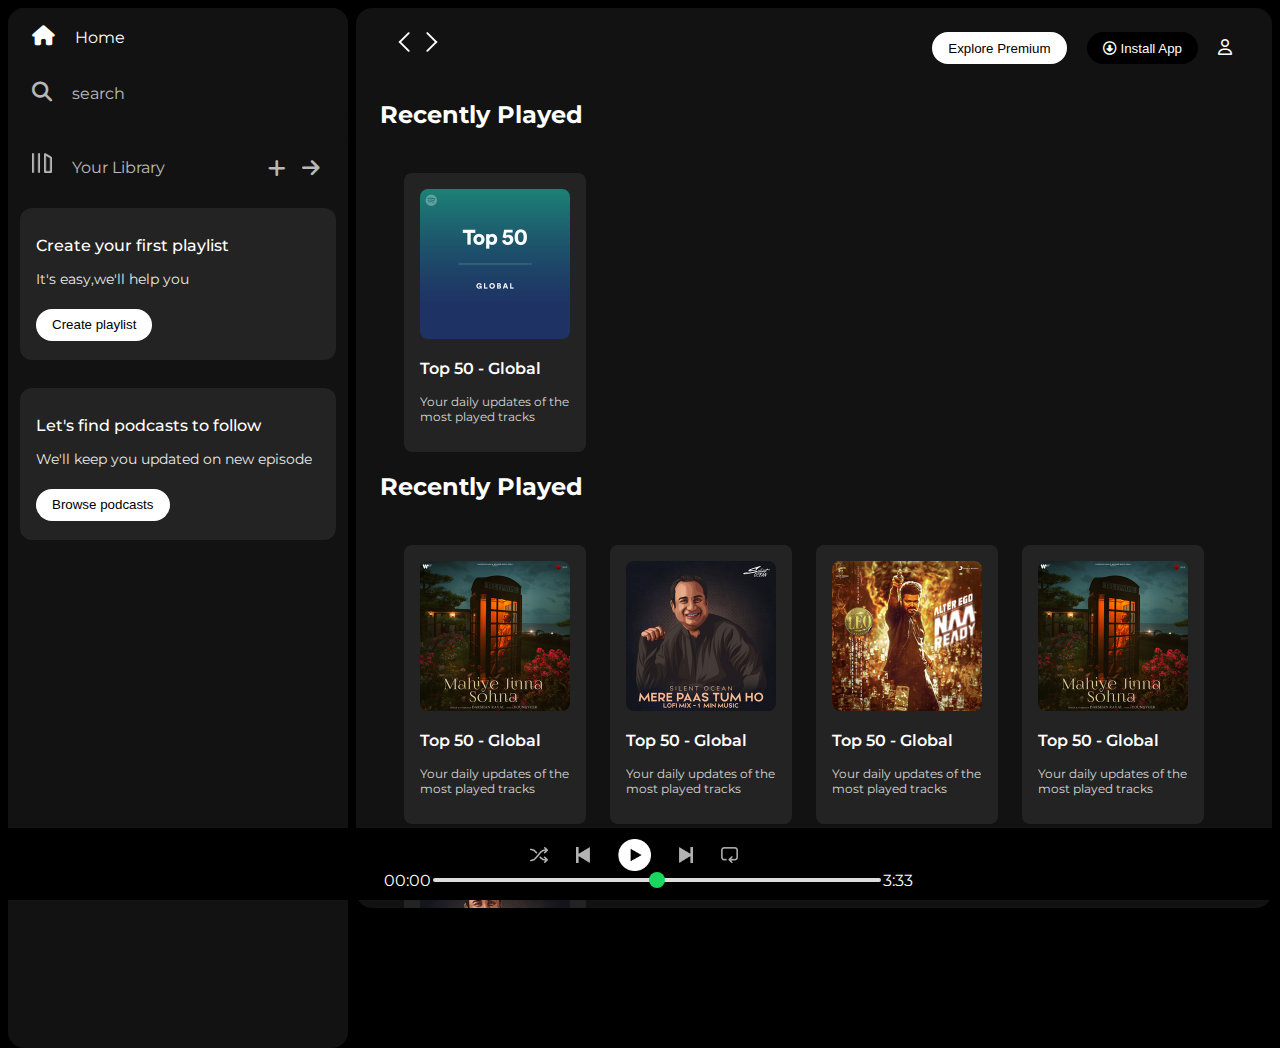
<file: index.html>
<!DOCTYPE html>
<html lang="en">
<head>
    <meta charset="UTF-8">
    <meta name="viewport" content="width=device-width, initial-scale=1.0">
    <link rel="stylesheet" href="https://cdnjs.cloudflare.com/ajax/libs/font-awesome/6.7.2/css/all.min.css" integrity="sha512-Evv84Mr4kqVGRNSgIGL/F/aIDqQb7xQ2vcrdIwxfjThSH8CSR7PBEakCr51Ck+w+/U6swU2Im1vVX0SVk9ABhg==" crossorigin="anonymous" referrerpolicy="no-referrer" />
    <link rel="icon" href="logo.png">
    <title>Spotify - Web Player: Music for everyone</title>
    <link rel="stylesheet" href="project.css">
    <link rel="preconnect" href="https://fonts.googleapis.com">
    <link rel="preconnect" href="https://fonts.gstatic.com" crossorigin>
    <link href="https://fonts.googleapis.com/css2?family=Montserrat:ital,wght@0,100..900;1,100..900&display=swap" rel="stylesheet">
</head>
<body>
    <div class="main">
        <div class="sidebar">
            <div class="nav">
                <div class="nav-option" style="opacity: 1;">
                    <i class="fa-solid fa-house"></i>
                    <a href="#">Home</a>
                </div>
                <div class="nav-option">
                    <i class="fa-solid fa-magnifying-glass"></i>
                    <a href="#">search</a>
                </div>
            </div>

            <div class="library">
                <div class="options">
                    <div class="lib-options nav-option">
                        <img src="assets/library_icon.png" alt="">
                        <a href="#">Your Library</a>
                    </div>
                    <div class="icons">
                        <i class="fa-solid fa-plus"></i>
                        <i class="fa-solid fa-arrow-right"></i>
                    </div>
                </div>
                <div class="lib-box">
                    <div class="box">
                        <p class="box-p1">Create your first playlist</p>
                        <p class="box-p2">It's easy,we'll help you</p>
                        <button class="Badge">Create playlist</button>
                    </div>
                    <div class="box">
                        <p class="box-p1">Let's find podcasts to follow</p>
                        <p class="box-p2">We'll keep you updated on new episode</p>
                        <button class="Badge">Browse podcasts</button>
                    </div>
                </div>
            </div>
        </div>
        <div class="main-content">
            <div class="sticky-nav">
                <div class="sticky-nav-icons">
                    <img src="assets/backward_icon.png">
                    <img src="assets/forward_icon.png" class="hide">
                </div>
                <div class="sticky-nav-options">
                    <button class="Badge nav-items hide">Explore Premium</button>
                    <button class="Badge nav-items dark-badge"><i class="fa-regular fa-circle-down" style="margin-right: 5px"></i>Install App</button>
                    <i class="fa-regular fa-user nav-items"></i>
                </div>
            </div>

            <h2>Recently Played</h2>
            <div class="card-container">
                <div class="card">
                    <img src="assets/card1img.jpeg" class="card-img">
                    <p class="card-title">Top 50 - Global</p>
                    <p class="card-info">Your daily updates of the most played tracks</p>
                </div>
            </div>

            <h2>Recently Played</h2>
            <div class="card-container">
                <div class="card">
                    <img src="assets/card2img.jpeg" class="card-img">
                    <p class="card-title">Top 50 - Global</p>
                    <p class="card-info">Your daily updates of the most played tracks</p>
                </div>
                <div class="card">
                    <img src="assets/card3img.jpeg" class="card-img">
                    <p class="card-title">Top 50 - Global</p>
                    <p class="card-info">Your daily updates of the most played tracks</p>
                </div>
                <div class="card">
                    <img src="assets/card4img.jpeg" class="card-img">
                    <p class="card-title">Top 50 - Global</p>
                    <p class="card-info">Your daily updates of the most played tracks</p>
                </div>
                <div class="card">
                    <img src="assets/card2img.jpeg" class="card-img">
                    <p class="card-title">Top 50 - Global</p>
                    <p class="card-info">Your daily updates of the most played tracks</p>
                </div>
                <div class="card">
                    <img src="assets/card3img.jpeg" class="card-img">
                    <p class="card-title">Top 50 - Global</p>
                    <p class="card-info">Your daily updates of the most played tracks</p>
                </div>
            </div>
            <h2>Featured Charts</h2>
            <div class="card-container">
                <div class="card">
                    <img src="assets/card5img.jpeg" class="card-img">
                    <p class="card-title">Top 50 - Global</p>
                    <p class="card-info">Your daily updates of the most played tracks</p>
                </div>
                <div class="card">
                    <img src="assets/card6img.jpeg" class="card-img">
                    <p class="card-title">Top 50 - Global</p>
                    <p class="card-info">Your daily updates of the most played tracks</p>
                </div>
                <div class="card">
                    <img src="assets/card2img.jpeg" class="card-img">
                    <p class="card-title">Top 50 - Global</p>
                    <p class="card-info">Your daily updates of the most played tracks</p>
                </div>
            </div>
            <div class="footer">
                <div class="line"></div>
            </div>
        </div>
        <div class="music-player">
            <div class="album"></div>
            <div class="player">
                <div class="player-controls">
                    <img src="assets/player_icon1.png" class="player-control-icon">
                    <img src="assets/player_icon2.png" class="player-control-icon">
                    <img src="assets/player_icon3.png" class="player-control-icon" style="opacity: 1;height:2rem">
                    <img src="assets/player_icon4.png" class="player-control-icon">
                    <img src="assets/player_icon5.png" class="player-control-icon">
                </div>
                <div class="playback-bar">
                    <span class="curr-time">00:00</span>
                    <input type="range" min="0" max="100" class="progress-bar" step="1">
                    <span class="tot-time">3:33</span>
                </div>
            </div>
            <div class="controls"></div>
        </div>
    </div>
</body>
</html>
</file>
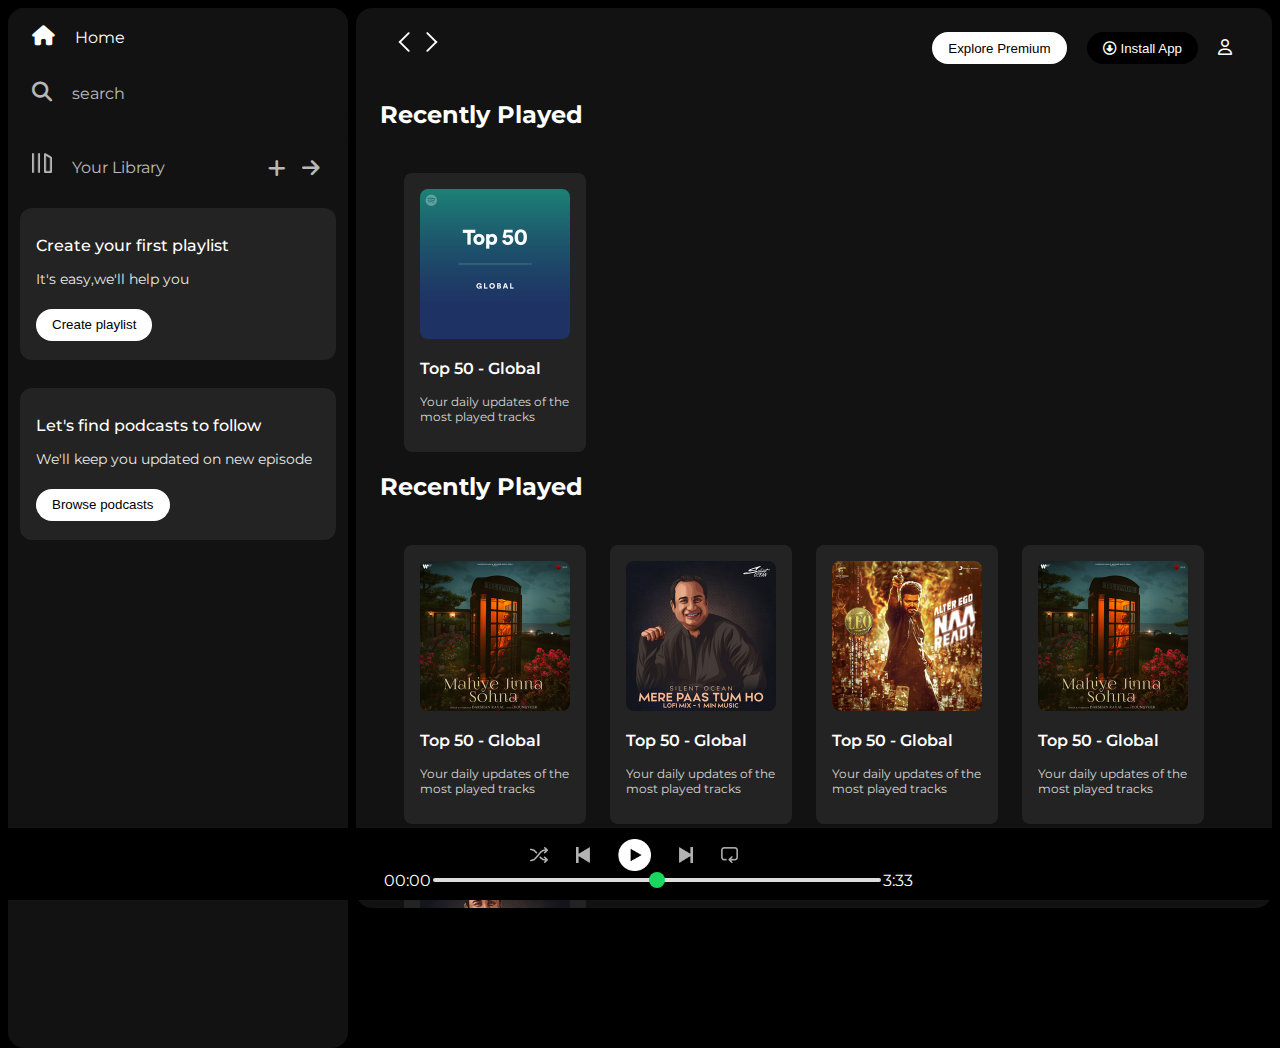
<file: project.html>
<!DOCTYPE html>
<html lang="en">
<head>
    <meta charset="UTF-8">
    <meta name="viewport" content="width=device-width, initial-scale=1.0">
    <link rel="stylesheet" href="https://cdnjs.cloudflare.com/ajax/libs/font-awesome/6.7.2/css/all.min.css" integrity="sha512-Evv84Mr4kqVGRNSgIGL/F/aIDqQb7xQ2vcrdIwxfjThSH8CSR7PBEakCr51Ck+w+/U6swU2Im1vVX0SVk9ABhg==" crossorigin="anonymous" referrerpolicy="no-referrer" />
    <link rel="icon" href="logo.png">
    <title>Spotify - Web Player: Music for everyone</title>
    <link rel="stylesheet" href="project.css">
    <link rel="preconnect" href="https://fonts.googleapis.com">
    <link rel="preconnect" href="https://fonts.gstatic.com" crossorigin>
    <link href="https://fonts.googleapis.com/css2?family=Montserrat:ital,wght@0,100..900;1,100..900&display=swap" rel="stylesheet">
</head>
<body>
    <div class="main">
        <div class="sidebar">
            <div class="nav">
                <div class="nav-option" style="opacity: 1;">
                    <i class="fa-solid fa-house"></i>
                    <a href="#">Home</a>
                </div>
                <div class="nav-option">
                    <i class="fa-solid fa-magnifying-glass"></i>
                    <a href="#">search</a>
                </div>
            </div>

            <div class="library">
                <div class="options">
                    <div class="lib-options nav-option">
                        <img src="library_icon.png" alt="">
                        <a href="#">Your Library</a>
                    </div>
                    <div class="icons">
                        <i class="fa-solid fa-plus"></i>
                        <i class="fa-solid fa-arrow-right"></i>
                    </div>
                </div>
                <div class="lib-box">
                    <div class="box">
                        <p class="box-p1">Create your first playlist</p>
                        <p class="box-p2">It's easy,we'll help you</p>
                        <button class="Badge">Create playlist</button>
                    </div>
                    <div class="box">
                        <p class="box-p1">Let's find podcasts to follow</p>
                        <p class="box-p2">We'll keep you updated on new episode</p>
                        <button class="Badge">Browse podcasts</button>
                    </div>
                </div>
            </div>
        </div>
        <div class="main-content">
            <div class="sticky-nav">
                <div class="sticky-nav-icons">
                    <img src="backward_icon.png">
                    <img src="forward_icon.png" class="hide">
                </div>
                <div class="sticky-nav-options">
                    <button class="Badge nav-items hide">Explore Premium</button>
                    <button class="Badge nav-items dark-badge"><i class="fa-regular fa-circle-down" style="margin-right: 5px"></i>Install App</button>
                    <i class="fa-regular fa-user nav-items"></i>
                </div>
            </div>

            <h2>Recently Played</h2>
            <div class="card-container">
                <div class="card">
                    <img src="card1img.jpeg" class="card-img">
                    <p class="card-title">Top 50 - Global</p>
                    <p class="card-info">Your daily updates of the most played tracks</p>
                </div>
            </div>

            <h2>Recently Played</h2>
            <div class="card-container">
                <div class="card">
                    <img src="card2img.jpeg" class="card-img">
                    <p class="card-title">Top 50 - Global</p>
                    <p class="card-info">Your daily updates of the most played tracks</p>
                </div>
                <div class="card">
                    <img src="card3img.jpeg" class="card-img">
                    <p class="card-title">Top 50 - Global</p>
                    <p class="card-info">Your daily updates of the most played tracks</p>
                </div>
                <div class="card">
                    <img src="card4img.jpeg" class="card-img">
                    <p class="card-title">Top 50 - Global</p>
                    <p class="card-info">Your daily updates of the most played tracks</p>
                </div>
                <div class="card">
                    <img src="card2img.jpeg" class="card-img">
                    <p class="card-title">Top 50 - Global</p>
                    <p class="card-info">Your daily updates of the most played tracks</p>
                </div>
                <div class="card">
                    <img src="card3img.jpeg" class="card-img">
                    <p class="card-title">Top 50 - Global</p>
                    <p class="card-info">Your daily updates of the most played tracks</p>
                </div>
            </div>
            <h2>Featured Charts</h2>
            <div class="card-container">
                <div class="card">
                    <img src="card5img.jpeg" class="card-img">
                    <p class="card-title">Top 50 - Global</p>
                    <p class="card-info">Your daily updates of the most played tracks</p>
                </div>
                <div class="card">
                    <img src="card6img.jpeg" class="card-img">
                    <p class="card-title">Top 50 - Global</p>
                    <p class="card-info">Your daily updates of the most played tracks</p>
                </div>
                <div class="card">
                    <img src="card2img.jpeg" class="card-img">
                    <p class="card-title">Top 50 - Global</p>
                    <p class="card-info">Your daily updates of the most played tracks</p>
                </div>
            </div>
            <div class="footer">
                <div class="line"></div>
            </div>
        </div>
        <div class="music-player">
            <div class="album"></div>
            <div class="player">
                <div class="player-controls">
                    <img src="player_icon1.png" class="player-control-icon">
                    <img src="player_icon2.png" class="player-control-icon">
                    <img src="player_icon3.png" class="player-control-icon" style="opacity: 1;height:2rem">
                    <img src="player_icon4.png" class="player-control-icon">
                    <img src="player_icon5.png" class="player-control-icon">
                </div>
                <div class="playback-bar">
                    <span class="curr-time">00:00</span>
                    <input type="range" min="0" max="100" class="progress-bar" step="1">
                    <span class="tot-time">3:33</span>
                </div>
            </div>
            <div class="controls"></div>
        </div>
    </div>
</body>
</html>
</file>
<file: project.css>
body {
    font-family: "montserrat" , sans-serif;
    margin: 0;
    background-color: #000;
    color: #fff;
    overflow: hidden;
}

.main {
    display: flex;
    height: 100vh;
    padding: 0.5rem;
}

.sidebar {
    background-color: #121212;
    color: #fff;
    width: 340px;
    border-radius: 1rem;
    margin-right: 0.5rem;
}

.main-content {
    background-color: #121212;
    flex: 1;
    border-radius: 1rem;
    overflow: auto;
    padding: 0 1.5rem 0 1.5rem;
}

.music-player {
    background-color: black;
    position: fixed;
    bottom: 0;
    width: 100%;
    height: 72px;
}

a {
    text-decoration: none;
    color: #fff;
}

.nav {
    background-color: #121212;
    border-radius: 1rem;
    display: flex;
    flex-direction: column;
    justify-content: center;
    height: 100px;
    padding: 0.5rem 0.75rem;
}

.nav-option {
    line-height: 2.5rem;
    opacity: 0.7;
    padding: 0.5rem 0.75rem;
}

.nav-option:hover {
    opacity: 1;
}

.nav-option i {
    font-size: 1.25rem;
}

.nav-option a{
    font-size: 1rem;
    margin: 1rem;
}

.options {
    display: flex;
    justify-content: space-between;
    align-items: center;
}

.library {
    background-color: #121212;
    border-radius: 1rem;
    height: 100%;
    margin-top: 0.5rem;
    padding: 0.5rem 0.75rem;
}

.lib-options img {
    height: 1.25rem;
    width: 1.25rem;
}

.icons {
    font-size: 1.25rem;
    display: flex;
}

.icons i {
    margin-right: 1rem;
    opacity: 0.7;
} 

.icons i:hover {
    opacity: 1;
}

.box {
    background-color: #232323;
    height: 8rem;
    border-radius: 0.75rem;
    margin: 0.75rem 0 1.75rem 0;
    padding: 0.75rem 1rem;
}

.box-p1 {
    font-size: 1rem;
    font-weight: 500;
}

.box-p2 {
    font-size: 0.85rem;
    opacity: 0.9;
}

.Badge {
    background-color: #fff;
    border: none;
    border-radius: 100px;
    padding: 0.25rem 1rem;
    margin-top: 0.5rem;
    height: 2rem;
    width: fit-content;
}

.sticky-nav {
    position: sticky;
    top: 0;
    background-color: #121212;
    display: flex;
    justify-content: space-between;
    align-items: center;
    padding: 1rem 0 1rem 0;
    z-index: 10;
}

.sticky-nav-icons {
    margin-left: 0.75rem;
}

.nav-items {
    margin-right: 1rem;
}

.dark-badge {
    background-color: #000;
    color: #fff;
}

@media (max-width: 1000px){
    .hide{
        display: none;
    }
}

.card {
    background-color: #232323;
    width: 150px;
    border-radius: 0.5rem;
    padding: 1rem;
    margin-left: 1.5rem;
    margin-top: 1.5rem;
}

.card-container {
    display: flex;
    flex-wrap: wrap;
}

.card-img {
    width: 100%;
    border-radius: 0.5rem;
}

.card-title {
    font-weight: 600;
}

.card-info {
    font-size: 0.75rem;
    opacity: 0.8;
}

.footer {
    height: 300px;
    display: flex;
    justify-content: center;
    align-items: center;
}

.line {
    height : 50%;
    width : 90%;
    border-top: 1px solid white;
}

.music-player {
    display: flex;
    justify-content: space-between;
    align-items: center;
}

.album {
    width: 25%;
}

.player {
    width: 50%;
}

.player-controls {
    display: flex;
    justify-content: center;
    align-items: center;
}

.controls {
    width: 25%;
}

.player-control-icon {
    height: 1rem;
    margin-right: 1.75rem;
    opacity: 0.7;
}

.playback-bar {
    display: flex;
    justify-content: center;
    align-items: center;
}

.progress-bar {
    width: 70%;
    appearance: none;
    cursor: pointer;
    background-color: transparent;
}

.progress-bar::-webkit-slider-runnable-track {
    background-color: #ddd;
    border-radius: 100px;
    height: 0.2rem;
}

.progress-bar::-webkit-slider-thumb {
    appearance: none;
    height: 1rem;
    width: 1rem;
    background-color: #1bd760;
    border-radius: 50%;
    margin-top: -6px;
}
</file>
